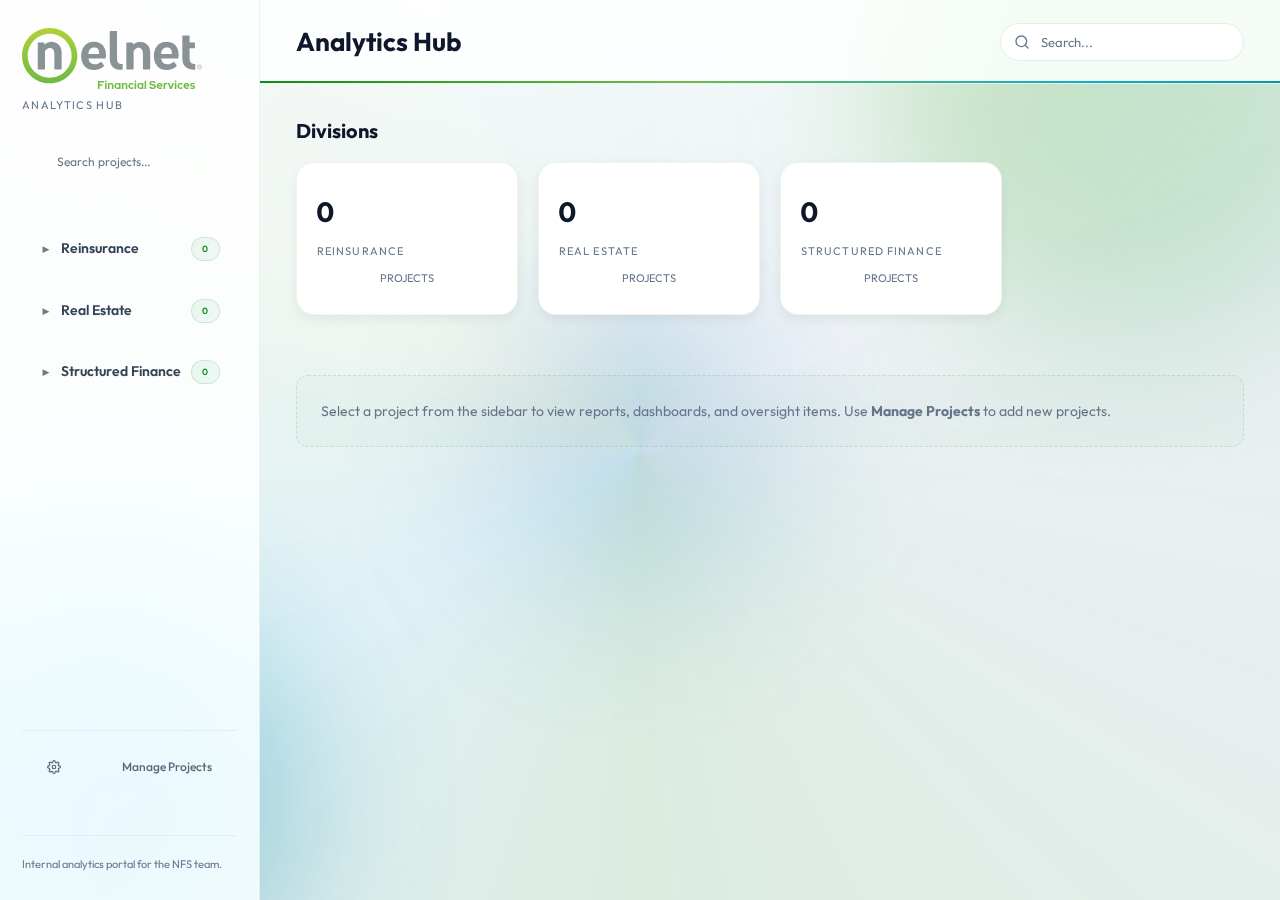
<file: index.html>
<!DOCTYPE html>
<html lang="en">
<head>
  <meta charset="UTF-8">
  <meta name="viewport" content="width=device-width, initial-scale=1.0">
  <title>Analytics Hub</title>
  <link rel="preconnect" href="https://fonts.googleapis.com">
  <link rel="preconnect" href="https://fonts.gstatic.com" crossorigin>
  <link href="https://fonts.googleapis.com/css2?family=Outfit:wght@300;400;500;600;700;800&display=swap" rel="stylesheet">
  <link rel="stylesheet" href="aurora-styling/aurora.css">
  <link rel="stylesheet" href="css/app.css">
</head>
<body>
  <!-- Aurora Background -->
  <div class="aurora-bg"></div>
  <div class="shape shape-1"></div>
  <div class="shape shape-2"></div>
  <div class="shape shape-3"></div>

  <!-- App Shell -->
  <div class="app-shell">
    <!-- Sidebar Navigation -->
    <aside class="sidebar" aria-label="Main navigation">
      <div class="logo-block">
        <img src="aurora-styling/assets/nelnet-logo.svg" alt="Nelnet Logo" class="logo-image">
        <div class="logo-subtitle">Analytics Hub</div>
      </div>

      <!-- Project search -->
      <div class="sidebar-search">
        <input type="search" id="project-search" class="search-input sidebar-search-input" placeholder="Search projects...">
      </div>

      <!-- Division tree nav (dynamically rendered) -->
      <nav class="nav-section" id="division-tree">
        <!-- Populated by App.renderSidebar() -->
      </nav>

      <!-- Admin links -->
      <div class="nav-admin">
        <a href="#" class="nav-link nav-admin-link" data-action="manage-projects">
          <svg width="14" height="14" viewBox="0 0 24 24" fill="none" stroke="currentColor" stroke-width="2">
            <circle cx="12" cy="12" r="3"></circle>
            <path d="M19.4 15a1.65 1.65 0 0 0 .33 1.82l.06.06a2 2 0 0 1 0 2.83 2 2 0 0 1-2.83 0l-.06-.06a1.65 1.65 0 0 0-1.82-.33 1.65 1.65 0 0 0-1 1.51V21a2 2 0 0 1-2 2 2 2 0 0 1-2-2v-.09A1.65 1.65 0 0 0 9 19.4a1.65 1.65 0 0 0-1.82.33l-.06.06a2 2 0 0 1-2.83 0 2 2 0 0 1 0-2.83l.06-.06A1.65 1.65 0 0 0 4.68 15a1.65 1.65 0 0 0-1.51-1H3a2 2 0 0 1-2-2 2 2 0 0 1 2-2h.09A1.65 1.65 0 0 0 4.6 9a1.65 1.65 0 0 0-.33-1.82l-.06-.06a2 2 0 0 1 0-2.83 2 2 0 0 1 2.83 0l.06.06A1.65 1.65 0 0 0 9 4.68a1.65 1.65 0 0 0 1-1.51V3a2 2 0 0 1 2-2 2 2 0 0 1 2 2v.09a1.65 1.65 0 0 0 1 1.51 1.65 1.65 0 0 0 1.82-.33l.06-.06a2 2 0 0 1 2.83 0 2 2 0 0 1 0 2.83l-.06.06A1.65 1.65 0 0 0 19.4 9a1.65 1.65 0 0 0 1.51 1H21a2 2 0 0 1 2 2 2 2 0 0 1-2 2h-.09a1.65 1.65 0 0 0-1.51 1z"></path>
          </svg>
          <span>Manage Projects</span>
        </a>
      </div>

      <div class="sidebar-footer">
        <p>Internal analytics portal for the NFS team.</p>
      </div>
    </aside>

    <!-- Main Area -->
    <main class="main">
      <!-- Top Header Bar -->
      <header class="topbar">
        <div class="topbar-left">
          <h1 class="topbar-title" id="page-title">Analytics Hub</h1>
          <span class="topbar-subtitle" id="page-subtitle"></span>
        </div>
        <div class="topbar-right">
          <div class="search-container">
            <svg class="search-icon" width="16" height="16" viewBox="0 0 24 24" fill="none" stroke="currentColor" stroke-width="2" stroke-linecap="round" stroke-linejoin="round">
              <circle cx="11" cy="11" r="8"></circle>
              <path d="m21 21-4.3-4.3"></path>
            </svg>
            <input
              type="search"
              id="global-search"
              class="search-input"
              placeholder="Search..."
              aria-label="Search"
            >
          </div>
        </div>
      </header>

      <!-- Dynamic Content Area -->
      <section class="content" id="main-content">
        <!-- Dynamically rendered: home dashboard or project zones -->
      </section>
    </main>
  </div>

  <!-- Detail Modal -->
  <div class="modal-overlay" id="modal-overlay" hidden>
    <div class="modal" id="modal" role="dialog" aria-modal="true" aria-label="Item details">
      <div class="modal-header" id="modal-header"></div>
      <div class="modal-body" id="modal-body"></div>
      <div class="modal-footer" id="modal-footer"></div>
    </div>
  </div>

  <!-- Scripts -->
  <script src="js/data.js"></script>
  <script src="js/router.js"></script>
  <script src="js/zones.js"></script>
  <script src="js/app.js"></script>
</body>
</html>
</file>
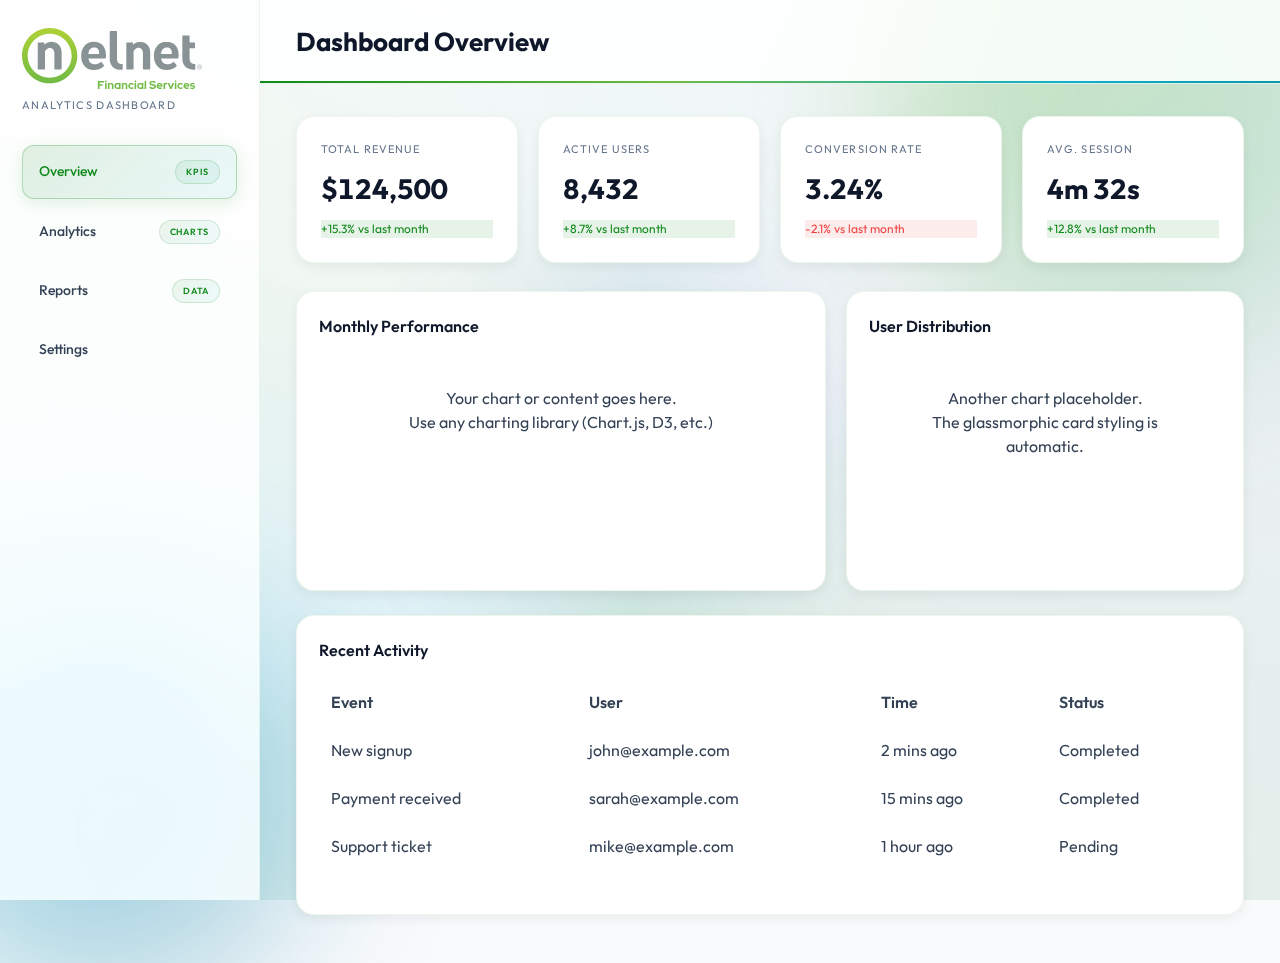
<file: aurora-styling/examples/basic-page.html>
<!DOCTYPE html>
<html lang="en">
<head>
  <meta charset="UTF-8">
  <meta name="viewport" content="width=device-width, initial-scale=1.0">
  <title>Aurora Design System - Basic Example</title>
  <link rel="preconnect" href="https://fonts.googleapis.com">
  <link rel="preconnect" href="https://fonts.gstatic.com" crossorigin>
  <link href="https://fonts.googleapis.com/css2?family=Outfit:wght@300;400;500;600;700;800&display=swap" rel="stylesheet">
  <link rel="stylesheet" href="../aurora.css">
</head>
<body>
  <!-- Aurora Background (at root level, sibling to app-shell) -->
  <div class="aurora-bg"></div>
  <div class="shape shape-1"></div>
  <div class="shape shape-2"></div>
  <div class="shape shape-3"></div>

  <!-- App Shell (sibling to background) -->
  <div class="app-shell">
    <!-- Glassmorphic Sidebar -->
    <aside class="sidebar" aria-label="Main navigation">
      <div class="logo-block">
        <img src="../assets/nelnet-logo.svg" alt="Logo" class="logo-image">
        <div class="logo-subtitle">Analytics Dashboard</div>
      </div>

      <div class="nav-list">
        <a href="#" class="nav-link active">
          <span>Overview</span>
          <span class="pill">KPIs</span>
        </a>
        <a href="#" class="nav-link">
          <span>Analytics</span>
          <span class="pill">Charts</span>
        </a>
        <a href="#" class="nav-link">
          <span>Reports</span>
          <span class="pill">Data</span>
        </a>
        <a href="#" class="nav-link">
          <span>Settings</span>
        </a>
      </div>
    </aside>

    <!-- Main Area (contains topbar + content) -->
    <main class="main">
      <!-- Top Header Bar -->
      <header class="topbar">
        <h1 class="topbar-title">Dashboard Overview</h1>
      </header>

      <!-- Content Section -->
      <section class="content">
        <!-- KPI Cards Row -->
        <div class="kpi-grid">
          <div class="kpi-card">
            <div class="kpi-label">Total Revenue</div>
            <div class="kpi-value">$124,500</div>
            <div class="kpi-trend trend-up">+15.3% vs last month</div>
          </div>
          <div class="kpi-card">
            <div class="kpi-label">Active Users</div>
            <div class="kpi-value">8,432</div>
            <div class="kpi-trend trend-up">+8.7% vs last month</div>
          </div>
          <div class="kpi-card">
            <div class="kpi-label">Conversion Rate</div>
            <div class="kpi-value">3.24%</div>
            <div class="kpi-trend trend-down">-2.1% vs last month</div>
          </div>
          <div class="kpi-card">
            <div class="kpi-label">Avg. Session</div>
            <div class="kpi-value">4m 32s</div>
            <div class="kpi-trend trend-up">+12.8% vs last month</div>
          </div>
        </div>

        <!-- Chart Cards Row -->
        <div class="chart-grid">
          <div class="chart-card">
            <div class="chart-header">
              <h3 class="chart-title">Monthly Performance</h3>
            </div>
            <div class="chart-body">
              <p style="color: var(--text-secondary); padding: 2rem; text-align: center;">
                Your chart or content goes here.<br>
                Use any charting library (Chart.js, D3, etc.)
              </p>
            </div>
          </div>
          <div class="chart-card">
            <div class="chart-header">
              <h3 class="chart-title">User Distribution</h3>
            </div>
            <div class="chart-body">
              <p style="color: var(--text-secondary); padding: 2rem; text-align: center;">
                Another chart placeholder.<br>
                The glassmorphic card styling is automatic.
              </p>
            </div>
          </div>
        </div>

        <!-- Full-width Card -->
        <div class="chart-card" style="margin-top: 1.5rem;">
          <div class="chart-header">
            <h3 class="chart-title">Recent Activity</h3>
          </div>
          <div class="chart-body">
            <table style="width: 100%; border-collapse: collapse; color: var(--text-primary);">
              <thead>
                <tr style="border-bottom: 1px solid var(--border-subtle);">
                  <th style="text-align: left; padding: 0.75rem; font-weight: 600;">Event</th>
                  <th style="text-align: left; padding: 0.75rem; font-weight: 600;">User</th>
                  <th style="text-align: left; padding: 0.75rem; font-weight: 600;">Time</th>
                  <th style="text-align: left; padding: 0.75rem; font-weight: 600;">Status</th>
                </tr>
              </thead>
              <tbody>
                <tr style="border-bottom: 1px solid var(--border-subtle);">
                  <td style="padding: 0.75rem;">New signup</td>
                  <td style="padding: 0.75rem; color: var(--text-secondary);">john@example.com</td>
                  <td style="padding: 0.75rem; color: var(--text-secondary);">2 mins ago</td>
                  <td style="padding: 0.75rem;"><span style="color: var(--aurora-green);">Completed</span></td>
                </tr>
                <tr style="border-bottom: 1px solid var(--border-subtle);">
                  <td style="padding: 0.75rem;">Payment received</td>
                  <td style="padding: 0.75rem; color: var(--text-secondary);">sarah@example.com</td>
                  <td style="padding: 0.75rem; color: var(--text-secondary);">15 mins ago</td>
                  <td style="padding: 0.75rem;"><span style="color: var(--aurora-green);">Completed</span></td>
                </tr>
                <tr>
                  <td style="padding: 0.75rem;">Support ticket</td>
                  <td style="padding: 0.75rem; color: var(--text-secondary);">mike@example.com</td>
                  <td style="padding: 0.75rem; color: var(--text-secondary);">1 hour ago</td>
                  <td style="padding: 0.75rem;"><span style="color: var(--aurora-cyan);">Pending</span></td>
                </tr>
              </tbody>
            </table>
          </div>
        </div>
      </section>
    </main>
  </div>
</body>
</html>
</file>
<file: aurora-styling/aurora.css>
/* ═══════════════════════════════════════════════════════════════════════
   AURORA ENHANCED - React Version
   Refined dashboard styling with smooth animations, enhanced card interactions
   ═══════════════════════════════════════════════════════════════════════ */

:root {
  --primary: #11891C;
  --primary-soft: #70BA44;
  --primary-bright: #AED136;
  --teal: #018181;
  --teal-soft: #6FC6A5;
  --cyan: #11AECF;
  --blue: #0E729A;
  --purple: #6867AF;
  --bg-base: #f8fafc;
  --bg-white: #ffffff;
  --text-dark: #0f172a;
  --text-main: #334155;
  --text-muted: #64748b;
  --danger: #ef4444;
  --shadow-sm: 0 1px 2px rgba(0, 0, 0, 0.04);
  --shadow-md: 0 4px 12px rgba(0, 0, 0, 0.06);
  --shadow-lg: 0 8px 24px rgba(0, 0, 0, 0.08);
  --focus-ring: 0 0 0 3px rgba(17, 137, 28, 0.35);
}

* { box-sizing: border-box; margin: 0; padding: 0; }

body {
  font-family: "Outfit", system-ui, sans-serif;
  background: var(--bg-base);
  color: var(--text-main);
  overflow-x: hidden;
  line-height: 1.5;
}

/* Enhanced Aurora Background */
.aurora-bg {
  position: fixed;
  inset: 0;
  z-index: 0;
  overflow: hidden;
}

.aurora-bg::before {
  content: "";
  position: absolute;
  top: -60%;
  left: -60%;
  width: 220%;
  height: 220%;
  background: conic-gradient(
    from 180deg at 50% 50%,
    rgba(17, 137, 28, 0.12) 0deg,
    rgba(17, 174, 207, 0.10) 60deg,
    rgba(112, 186, 68, 0.08) 120deg,
    rgba(1, 129, 129, 0.10) 180deg,
    rgba(104, 103, 175, 0.06) 240deg,
    rgba(17, 137, 28, 0.12) 360deg
  );
  animation: auroraRotate 40s linear infinite;
}

.aurora-bg::after {
  content: "";
  position: absolute;
  inset: 0;
  background: radial-gradient(ellipse 120% 100% at 50% -20%, rgba(255,255,255,0.95) 0%, transparent 70%);
}

@keyframes auroraRotate {
  0% { transform: rotate(0deg); }
  100% { transform: rotate(360deg); }
}

/* Subtle floating shapes */
.shape {
  position: fixed;
  border-radius: 50%;
  filter: blur(80px);
  opacity: 0.35;
  pointer-events: none;
  z-index: 0;
}

.shape-1 {
  width: 500px;
  height: 500px;
  background: linear-gradient(135deg, var(--primary-soft), var(--teal-soft));
  top: -150px;
  right: -100px;
  animation: float1 25s ease-in-out infinite;
}

.shape-2 {
  width: 400px;
  height: 400px;
  background: linear-gradient(135deg, var(--cyan), var(--blue));
  bottom: -100px;
  left: -100px;
  animation: float2 30s ease-in-out infinite;
}

.shape-3 {
  width: 300px;
  height: 300px;
  background: linear-gradient(135deg, var(--purple), var(--cyan));
  top: 50%;
  left: 50%;
  transform: translate(-50%, -50%);
  animation: float3 35s ease-in-out infinite;
  opacity: 0.2;
}

@keyframes float1 {
  0%, 100% { transform: translate(0, 0) scale(1); }
  33% { transform: translate(-30px, 40px) scale(0.95); }
  66% { transform: translate(20px, -20px) scale(1.02); }
}

@keyframes float2 {
  0%, 100% { transform: translate(0, 0) scale(1); }
  50% { transform: translate(40px, -30px) scale(0.92); }
}

@keyframes float3 {
  0%, 100% { transform: translate(-50%, -50%) scale(1); }
  50% { transform: translate(-45%, -55%) scale(1.1); }
}

/* App Shell */
.app-shell {
  position: relative;
  z-index: 1;
  display: grid;
  grid-template-columns: 260px minmax(0, 1fr);
  min-height: 100vh;
}

/* Enhanced Sidebar */
.sidebar {
  background: rgba(255, 255, 255, 0.85);
  backdrop-filter: blur(24px) saturate(180%);
  -webkit-backdrop-filter: blur(24px) saturate(180%);
  border-right: 1px solid rgba(17, 137, 28, 0.08);
  display: flex;
  flex-direction: column;
  padding: 28px 22px;
  gap: 32px;
  position: sticky;
  top: 0;
  height: 100vh;
}

.logo-block { display: flex; flex-direction: column; gap: 8px; }

.logo-image {
  width: 100%;
  max-width: 180px;
  height: auto;
}

.logo-mark {
  width: 48px;
  height: 48px;
  border-radius: 14px;
  background: linear-gradient(135deg, var(--primary) 0%, var(--primary-soft) 50%, var(--teal-soft) 100%);
  display: flex;
  align-items: center;
  justify-content: center;
  color: white;
  font-weight: 800;
  font-size: 22px;
  box-shadow: 0 8px 24px rgba(17, 137, 28, 0.25);
  transition: transform 0.3s ease, box-shadow 0.3s ease;
}

.logo-mark:hover {
  transform: translateY(-2px);
  box-shadow: 0 12px 32px rgba(17, 137, 28, 0.35);
}

.logo-text { display: flex; flex-direction: column; gap: 2px; }
.logo-title {
  font-size: 17px;
  font-weight: 700;
  background: linear-gradient(135deg, var(--text-dark), var(--primary));
  -webkit-background-clip: text;
  -webkit-text-fill-color: transparent;
  background-clip: text;
}
.logo-subtitle { font-size: 11px; text-transform: uppercase; color: var(--text-muted); letter-spacing: 0.12em; }

.nav-section-title {
  font-size: 10px;
  font-weight: 600;
  text-transform: uppercase;
  letter-spacing: 0.15em;
  color: var(--text-muted);
  margin-bottom: 10px;
}

.nav-list { display: flex; flex-direction: column; gap: 6px; }

.nav-link {
  border-radius: 12px;
  border: 1px solid transparent;
  padding: 14px 16px;
  font-size: 14px;
  font-weight: 500;
  color: var(--text-main);
  background: transparent;
  cursor: pointer;
  display: flex;
  align-items: center;
  justify-content: space-between;
  transition: all 0.25s cubic-bezier(0.4, 0, 0.2, 1);
  text-decoration: none;
}

.nav-link:hover {
  background: rgba(17, 137, 28, 0.06);
  border-color: rgba(17, 137, 28, 0.12);
  transform: translateX(4px);
}

.nav-link.active {
  background: linear-gradient(135deg, rgba(17, 137, 28, 0.12), rgba(17, 174, 207, 0.08));
  border-color: rgba(17, 137, 28, 0.25);
  color: var(--primary);
  box-shadow: 0 4px 16px rgba(17, 137, 28, 0.12);
}

.nav-link .pill {
  font-size: 9px;
  padding: 4px 10px;
  border-radius: 999px;
  background: linear-gradient(135deg, rgba(17, 137, 28, 0.08), rgba(17, 174, 207, 0.06));
  color: var(--primary);
  font-weight: 600;
  text-transform: uppercase;
  letter-spacing: 0.08em;
  border: 1px solid rgba(17, 137, 28, 0.15);
}

.sidebar-footer {
  margin-top: auto;
  padding-top: 20px;
  border-top: 1px solid rgba(17, 137, 28, 0.08);
  font-size: 11px;
  color: var(--text-muted);
  line-height: 1.7;
}

.sidebar-footer strong { color: var(--primary); }

/* Main Area */
.main { display: flex; flex-direction: column; min-width: 0; }

.topbar {
  padding: 22px 36px;
  background: rgba(255, 255, 255, 0.85);
  backdrop-filter: blur(24px) saturate(180%);
  border-bottom: 1px solid rgba(17, 137, 28, 0.08);
  display: flex;
  align-items: center;
  justify-content: space-between;
  gap: 20px;
  position: relative;
}

/* Gradient accent line */
.topbar::after {
  content: "";
  position: absolute;
  bottom: 0;
  left: 0;
  right: 0;
  height: 2px;
  background: linear-gradient(90deg, var(--primary), var(--primary-soft), var(--cyan), var(--teal), var(--primary-bright), var(--primary));
  background-size: 200% 100%;
  animation: gradientSlide 10s linear infinite;
}

@keyframes gradientSlide {
  0% { background-position: 0% 50%; }
  100% { background-position: 200% 50%; }
}

.topbar-title-block { display: flex; flex-direction: column; gap: 6px; }

.topbar-title {
  font-size: 26px;
  font-weight: 700;
  color: var(--text-dark);
  display: flex;
  align-items: baseline;
  gap: 14px;
  text-wrap: balance;
}

.topbar-chip {
  font-size: 10px;
  padding: 5px 14px;
  border-radius: 999px;
  background: linear-gradient(135deg, var(--primary), var(--cyan));
  color: white;
  font-weight: 600;
  text-transform: uppercase;
  letter-spacing: 0.1em;
  box-shadow: 0 4px 12px rgba(17, 137, 28, 0.25);
}

.topbar-subtitle { font-size: 14px; color: var(--text-muted); max-width: 520px; }

.topbar-meta { display: flex; flex-direction: column; align-items: flex-end; gap: 8px; font-size: 11px; color: var(--text-muted); }

.topbar-link {
  font-size: 11px;
  color: var(--primary);
  text-decoration: none;
  padding: 10px 18px;
  border-radius: 999px;
  border: 1px solid rgba(17, 137, 28, 0.25);
  background: var(--bg-white);
  font-weight: 600;
  letter-spacing: 0.06em;
  text-transform: uppercase;
  transition: all 0.25s ease;
}

.topbar-link:hover {
  background: linear-gradient(135deg, rgba(17, 137, 28, 0.08), rgba(17, 174, 207, 0.06));
  border-color: rgba(17, 137, 28, 0.4);
  transform: translateY(-1px);
}

.content { padding: 32px 36px 48px; max-width: 1480px; width: 100%; margin: 0 auto; }

.page { animation: fadeIn 0.3s ease-out; }

@keyframes fadeIn {
  from { opacity: 0; transform: translateY(8px); }
  to { opacity: 1; transform: translateY(0); }
}

.page-header {
  display: flex;
  justify-content: space-between;
  align-items: flex-end;
  flex-wrap: wrap;
  gap: 16px;
  margin-bottom: 28px;
}

.page-title-block { display: flex; flex-direction: column; gap: 6px; }
.page-title { font-size: 24px; font-weight: 700; color: var(--text-dark); text-wrap: balance; }
.page-subtitle { font-size: 14px; color: var(--text-muted); max-width: 520px; }

.chip-row { display: flex; gap: 10px; flex-wrap: wrap; }

.chip {
  padding: 8px 14px;
  border-radius: 10px;
  background: var(--bg-white);
  border: 1px solid rgba(17, 137, 28, 0.12);
  font-size: 12px;
  color: var(--text-muted);
  box-shadow: var(--shadow-sm);
}

.chip strong { font-weight: 600; color: var(--text-main); }
.chip-dot {
  width: 8px;
  height: 8px;
  border-radius: 50%;
  background: linear-gradient(135deg, var(--primary), var(--cyan));
  display: inline-block;
  margin-right: 8px;
}

/* Enhanced KPI Cards */
.kpi-grid {
  display: grid;
  grid-template-columns: repeat(4, minmax(0, 1fr));
  gap: 20px;
  margin-bottom: 28px;
}

.kpi-card {
  background: var(--bg-white);
  border-radius: 18px;
  padding: 24px;
  border: 1px solid rgba(17, 137, 28, 0.08);
  display: flex;
  flex-direction: column;
  gap: 10px;
  box-shadow: var(--shadow-md);
  transition: all 0.35s cubic-bezier(0.4, 0, 0.2, 1);
  position: relative;
  overflow: hidden;
}

/* Gradient border on hover */
.kpi-card::before {
  content: "";
  position: absolute;
  inset: 0;
  border-radius: 18px;
  padding: 2px;
  background: linear-gradient(135deg, var(--primary), var(--cyan), var(--primary-soft));
  -webkit-mask: linear-gradient(#fff 0 0) content-box, linear-gradient(#fff 0 0);
  mask: linear-gradient(#fff 0 0) content-box, linear-gradient(#fff 0 0);
  -webkit-mask-composite: xor;
  mask-composite: exclude;
  opacity: 0;
  transition: opacity 0.35s ease;
}

.kpi-card:hover {
  transform: translateY(-4px);
  box-shadow: var(--shadow-lg);
}

.kpi-card:hover::before { opacity: 1; }

.kpi-label {
  font-size: 11px;
  text-transform: uppercase;
  letter-spacing: 0.1em;
  color: var(--text-muted);
  display: flex;
  justify-content: space-between;
}

.kpi-value {
  font-size: 28px;
  font-weight: 700;
  color: var(--text-dark);
  display: flex;
  align-items: baseline;
  gap: 10px;
  font-variant-numeric: tabular-nums;
}

.kpi-unit { font-size: 11px; color: var(--text-muted); text-transform: uppercase; }

.kpi-trend { font-size: 12px; display: flex; align-items: center; gap: 10px; }
.kpi-trend span { padding: 3px 10px; border-radius: 999px; font-weight: 500; }
.trend-up { background: rgba(17, 137, 28, 0.1); color: var(--primary); }
.trend-down { background: rgba(239, 68, 68, 0.1); color: var(--danger); }
.kpi-trend small { color: var(--text-muted); }

/* KPI Pivot Table */
.kpi-pivot-wrapper {
  overflow-x: auto;
  border-radius: 12px;
  border: 1px solid rgba(17, 137, 28, 0.08);
  background: rgba(255, 255, 255, 0.6);
  margin-bottom: 24px;
}

.kpi-pivot-table {
  width: 100%;
  border-collapse: collapse;
  font-size: 13px;
  min-width: 600px;
}

.kpi-pivot-table th {
  background: rgba(17, 137, 28, 0.04);
  padding: 12px 16px;
  text-align: right;
  font-weight: 600;
  color: var(--text-dark);
  border-bottom: 1px solid rgba(17, 137, 28, 0.12);
  position: sticky;
  top: 0;
  white-space: nowrap;
}

.kpi-pivot-table th.metric-col {
  text-align: left;
  position: sticky;
  left: 0;
  background: rgba(17, 137, 28, 0.06);
  z-index: 2;
}

.kpi-pivot-table .group-header td {
  background: rgba(17, 137, 28, 0.08);
  padding: 10px 16px;
  font-weight: 600;
  color: var(--primary);
  border-top: 2px solid rgba(17, 137, 28, 0.15);
  text-align: left;
}

.kpi-pivot-table td {
  padding: 10px 16px;
  border-bottom: 1px solid rgba(17, 137, 28, 0.06);
  text-align: right;
  font-variant-numeric: tabular-nums;
}

.kpi-pivot-table td.metric-name {
  text-align: left;
  position: sticky;
  left: 0;
  background: rgba(255, 255, 255, 0.95);
  font-weight: 500;
}

.kpi-pivot-table tr:hover td { background: rgba(17, 137, 28, 0.02); }
.kpi-pivot-table tr:hover td.metric-name { background: rgba(255, 255, 255, 0.98); }

/* Chart Cards */
.chart-grid { display: grid; grid-template-columns: 2fr 1.5fr; gap: 20px; margin-bottom: 24px; }
.chart-grid-3 { display: grid; grid-template-columns: repeat(3, minmax(0, 1fr)); gap: 20px; margin-bottom: 24px; }

.chart-card {
  background: var(--bg-white);
  border-radius: 18px;
  border: 1px solid rgba(17, 137, 28, 0.08);
  padding: 22px;
  display: flex;
  flex-direction: column;
  min-height: 300px;
  box-shadow: var(--shadow-md);
  transition: all 0.35s cubic-bezier(0.4, 0, 0.2, 1);
  position: relative;
  overflow: hidden;
}

/* Gradient border on hover - matching KPI cards */
.chart-card::before {
  content: "";
  position: absolute;
  inset: 0;
  border-radius: 18px;
  padding: 2px;
  background: linear-gradient(135deg, var(--primary), var(--cyan), var(--teal-soft));
  -webkit-mask: linear-gradient(#fff 0 0) content-box, linear-gradient(#fff 0 0);
  mask: linear-gradient(#fff 0 0) content-box, linear-gradient(#fff 0 0);
  -webkit-mask-composite: xor;
  mask-composite: exclude;
  opacity: 0;
  transition: opacity 0.35s ease;
  pointer-events: none;
}

.chart-card:hover {
  box-shadow: var(--shadow-lg);
  transform: translateY(-2px);
}

.chart-card:hover::before {
  opacity: 1;
}

.chart-header { display: flex; justify-content: space-between; align-items: baseline; margin-bottom: 16px; gap: 12px; }
.chart-title-block { display: flex; flex-direction: column; gap: 4px; }
.chart-title { font-size: 16px; font-weight: 600; color: var(--text-dark); text-wrap: balance; }
.chart-subtitle { font-size: 12px; color: var(--text-muted); }

.chart-meta {
  font-size: 10px;
  color: var(--text-muted);
  background: linear-gradient(135deg, rgba(17, 137, 28, 0.04), rgba(17, 174, 207, 0.03));
  padding: 6px 12px;
  border-radius: 999px;
  border: 1px solid rgba(17, 137, 28, 0.1);
  font-weight: 500;
}

.chart-container { flex: 1; min-height: 240px; position: relative; }
.chart-container.small { min-height: 200px; }

/* Plotly chart enhancements */
.chart-container .js-plotly-plot {
  border-radius: 8px;
}

.chart-container .js-plotly-plot .plotly .modebar {
  background: rgba(255, 255, 255, 0.9) !important;
  border-radius: 8px;
  padding: 4px;
}

/* Subtle inner glow on charts */
.chart-container::after {
  content: "";
  position: absolute;
  inset: 0;
  border-radius: 8px;
  pointer-events: none;
  box-shadow: inset 0 0 20px rgba(17, 137, 28, 0.02);
}

/* Risk Banner */
.risk-banner {
  margin-bottom: 24px;
  padding: 20px 24px;
  border-radius: 16px;
  background: linear-gradient(135deg, rgba(239, 68, 68, 0.06), rgba(251, 146, 60, 0.04));
  border: 1px solid rgba(239, 68, 68, 0.15);
  display: flex;
  align-items: center;
  justify-content: space-between;
  gap: 20px;
  font-size: 14px;
}

.risk-banner-title { font-weight: 600; color: #dc2626; font-size: 11px; text-transform: uppercase; letter-spacing: 0.1em; }
.risk-banner-badges { display: flex; gap: 12px; flex-wrap: wrap; }
.risk-pill { padding: 6px 12px; border-radius: 999px; background: rgba(239, 68, 68, 0.06); border: 1px solid rgba(239, 68, 68, 0.15); font-size: 12px; }
.risk-pill strong { color: #dc2626; }
.tag-green { color: var(--primary); font-weight: 600; }

/* Loading state */
.loading-container {
  display: flex;
  align-items: center;
  justify-content: center;
  min-height: 200px;
  color: var(--text-muted);
  font-size: 14px;
}

.loading-spinner {
  width: 32px;
  height: 32px;
  border: 3px solid rgba(17, 137, 28, 0.1);
  border-top-color: var(--primary);
  border-radius: 50%;
  animation: spin 0.8s linear infinite;
  margin-right: 12px;
}

@keyframes spin {
  to { transform: rotate(360deg); }
}

/* Chart Skeleton - Loading placeholder for lazy-loaded charts */
.chart-skeleton {
  position: relative;
  background: rgba(17, 137, 28, 0.02);
  border-radius: 8px;
  overflow: hidden;
}

.chart-skeleton-bars {
  position: absolute;
  bottom: 32px;
  left: 48px;
  right: 24px;
  top: 24px;
  display: flex;
  align-items: flex-end;
  gap: 12px;
}

.skeleton-bar {
  flex: 1;
  background: linear-gradient(
    180deg,
    rgba(17, 137, 28, 0.08) 0%,
    rgba(17, 137, 28, 0.04) 100%
  );
  border-radius: 4px 4px 0 0;
  animation: skeleton-pulse 1.5s ease-in-out infinite;
}

.skeleton-bar:nth-child(2) { animation-delay: 0.1s; }
.skeleton-bar:nth-child(3) { animation-delay: 0.2s; }
.skeleton-bar:nth-child(4) { animation-delay: 0.3s; }
.skeleton-bar:nth-child(5) { animation-delay: 0.4s; }
.skeleton-bar:nth-child(6) { animation-delay: 0.5s; }
.skeleton-bar:nth-child(7) { animation-delay: 0.6s; }

.skeleton-axis-x {
  position: absolute;
  bottom: 32px;
  left: 48px;
  right: 24px;
  height: 1px;
  background: rgba(17, 137, 28, 0.1);
}

.skeleton-axis-y {
  position: absolute;
  bottom: 32px;
  left: 48px;
  top: 24px;
  width: 1px;
  background: rgba(17, 137, 28, 0.1);
}

@keyframes skeleton-pulse {
  0%, 100% { opacity: 0.4; }
  50% { opacity: 1; }
}

/* Page loading skeleton */
.page-skeleton {
  display: flex;
  flex-direction: column;
  gap: 20px;
  animation: fadeIn 0.2s ease-out;
}

.page-skeleton-header {
  height: 32px;
  width: 200px;
  background: rgba(17, 137, 28, 0.06);
  border-radius: 8px;
  animation: skeleton-pulse 1.5s ease-in-out infinite;
}

.page-skeleton-cards {
  display: grid;
  grid-template-columns: repeat(4, minmax(0, 1fr));
  gap: 20px;
}

.page-skeleton-card {
  height: 120px;
  background: rgba(17, 137, 28, 0.04);
  border-radius: 18px;
  animation: skeleton-pulse 1.5s ease-in-out infinite;
}

.page-skeleton-card:nth-child(2) { animation-delay: 0.1s; }
.page-skeleton-card:nth-child(3) { animation-delay: 0.2s; }
.page-skeleton-card:nth-child(4) { animation-delay: 0.3s; }

/* Navigation content-visibility optimization for long lists */
.nav-link {
  content-visibility: auto;
  contain-intrinsic-size: 0 52px;
}

/* Focus Indicators - Keyboard accessibility (only visible on keyboard navigation) */
.nav-link:focus-visible,
.topbar-link:focus-visible,
button:focus-visible {
  outline: none;
  box-shadow: var(--focus-ring);
}

/* Reduced Motion - Accessibility for vestibular disorders */
@media (prefers-reduced-motion: reduce) {
  *,
  *::before,
  *::after {
    animation-duration: 0.01ms !important;
    animation-iteration-count: 1 !important;
    transition-duration: 0.01ms !important;
  }
}

/* Responsive */
@media (max-width: 1100px) {
  .app-shell { grid-template-columns: 240px minmax(0, 1fr); }
  .kpi-grid { grid-template-columns: repeat(2, minmax(0, 1fr)); }
  .chart-grid { grid-template-columns: minmax(0, 1fr); }
  .chart-grid-3 { grid-template-columns: repeat(2, minmax(0, 1fr)); }
}

@media (max-width: 820px) {
  .app-shell { grid-template-columns: minmax(0, 1fr); }
  .sidebar { position: static; height: auto; flex-direction: row; flex-wrap: wrap; gap: 16px 24px; padding: 20px; }
  .nav-section-title, .sidebar-footer { display: none; }
  .nav-list { flex-direction: row; flex-wrap: wrap; }
  .chart-grid-3 { grid-template-columns: minmax(0, 1fr); }
  .content { padding: 24px 20px 32px; }
}

@media (max-width: 480px) {
  .kpi-grid { grid-template-columns: minmax(0, 1fr); }
  .topbar { flex-direction: column; align-items: flex-start; }
  .topbar-meta { align-items: flex-start; }
}
</file>
<file: css/app.css>
/**
 * Analytics Hub - Custom Styles
 * Extends aurora.css for hub-specific components
 */

/* =====================
   TOPBAR ENHANCEMENTS
   ===================== */
.topbar {
  display: flex;
  justify-content: space-between;
  align-items: center;
  flex-wrap: wrap;
  gap: 16px;
}

.topbar-left {
  flex: 1;
  min-width: 200px;
  display: flex;
  align-items: baseline;
  gap: 12px;
}

.topbar-right {
  flex-shrink: 0;
}

.topbar-subtitle {
  font-size: 13px;
  font-weight: 500;
  color: var(--text-muted);
}

/* =====================
   SIDEBAR TREE NAVIGATION
   ===================== */
.sidebar-search {
  padding: 0 20px 12px;
}

.sidebar-search-input {
  width: 100%;
  padding: 8px 14px !important;
  font-size: 12px !important;
  min-width: 0 !important;
  border-radius: 8px !important;
  background: rgba(255, 255, 255, 0.08) !important;
  border-color: rgba(255, 255, 255, 0.12) !important;
  color: var(--text-main) !important;
}

.sidebar-search-input::placeholder {
  color: var(--text-muted) !important;
}

.sidebar-search-input:focus {
  background: rgba(255, 255, 255, 0.12) !important;
  border-color: var(--primary) !important;
}

.nav-group {
  margin-bottom: 2px;
}

.nav-division {
  font-weight: 600 !important;
  display: flex !important;
  align-items: center;
  gap: 8px;
}

.nav-expand-icon {
  font-size: 9px;
  width: 14px;
  display: inline-block;
  text-align: center;
  transition: transform 0.2s ease;
  flex-shrink: 0;
  opacity: 0.7;
}

.nav-division-name {
  flex: 1;
  min-width: 0;
  overflow: hidden;
  text-overflow: ellipsis;
  white-space: nowrap;
}

.nav-children {
  padding-left: 12px;
}

.nav-project {
  font-size: 13px !important;
  padding: 8px 16px 8px 22px !important;
  font-weight: 400 !important;
}

.nav-project.active {
  background: linear-gradient(135deg, rgba(17, 137, 28, 0.15), rgba(17, 174, 207, 0.08)) !important;
  font-weight: 600 !important;
}

.nav-empty {
  padding: 8px 22px;
  font-size: 11px;
  color: var(--text-muted);
  font-style: italic;
}

.nav-admin {
  padding: 12px 8px;
  border-top: 1px solid rgba(17, 137, 28, 0.08);
  margin-top: 8px;
}

.nav-admin-link {
  display: flex !important;
  align-items: center;
  gap: 8px;
  font-size: 12px !important;
  opacity: 0.8;
}

.nav-admin-link:hover {
  opacity: 1;
}

/* =====================
   ZONE TABS
   ===================== */
.zone-tabs {
  display: flex;
  gap: 4px;
  padding: 4px;
  background: rgba(17, 137, 28, 0.04);
  border-radius: 14px;
  margin-bottom: 24px;
  border: 1px solid rgba(17, 137, 28, 0.08);
}

.zone-tab {
  flex: 1;
  padding: 12px 20px;
  border: none;
  border-radius: 10px;
  font-family: inherit;
  font-size: 13px;
  font-weight: 500;
  color: var(--text-muted);
  background: transparent;
  cursor: pointer;
  transition: all 0.25s ease;
  white-space: nowrap;
}

.zone-tab.active {
  background: var(--bg-white);
  color: var(--primary);
  font-weight: 600;
  box-shadow: 0 2px 8px rgba(0, 0, 0, 0.06), 0 1px 3px rgba(0, 0, 0, 0.04);
}

.zone-tab:hover:not(.active) {
  color: var(--text-main);
  background: rgba(255, 255, 255, 0.5);
}

/* =====================
   ZONE LAYOUT
   ===================== */
.zone-layout {
  display: flex;
  flex-direction: column;
  gap: 28px;
}

.zone3-layout {
  gap: 32px;
}

.doc-section {
  display: flex;
  flex-direction: column;
  gap: 16px;
}

/* =====================
   HOME DASHBOARD
   ===================== */
.home-dashboard {
  display: flex;
  flex-direction: column;
  gap: 32px;
}

.home-section {
  display: flex;
  flex-direction: column;
  gap: 16px;
}

.section-description {
  font-size: 13px;
  color: var(--text-muted);
  margin: 0;
  line-height: 1.5;
}

.division-summary-card {
  text-align: center;
  padding: 28px 20px !important;
}

.division-project-list {
  display: flex;
  flex-direction: column;
  gap: 4px;
  margin-top: 12px;
  padding-top: 12px;
  border-top: 1px solid rgba(17, 137, 28, 0.08);
}

.division-project-link {
  font-size: 12px;
  color: var(--primary);
  text-decoration: none;
  padding: 4px 8px;
  border-radius: 6px;
  transition: background 0.2s ease;
}

.division-project-link:hover {
  background: rgba(17, 137, 28, 0.08);
}

.division-more {
  font-size: 11px;
  color: var(--text-muted);
  margin-top: 4px;
}

.unassigned-summary {
  display: flex;
  gap: 20px;
  flex-wrap: wrap;
  padding: 16px 20px;
  background: rgba(245, 158, 11, 0.06);
  border: 1px solid rgba(245, 158, 11, 0.15);
  border-radius: 10px;
}

.unassigned-item {
  font-size: 13px;
  color: var(--text-main);
}

.home-welcome {
  padding: 24px;
  background: rgba(17, 137, 28, 0.02);
  border-radius: 12px;
  border: 1px dashed rgba(17, 137, 28, 0.15);
}

.home-welcome p {
  font-size: 14px;
  color: var(--text-muted);
  line-height: 1.6;
  margin: 0;
}

/* =====================
   PROJECT MANAGER
   ===================== */
.project-manager {
  display: flex;
  flex-direction: column;
  gap: 24px;
}

.project-manager-section {
  display: flex;
  flex-direction: column;
  gap: 12px;
}

.project-list {
  display: flex;
  flex-direction: column;
  gap: 8px;
}

.project-list-item {
  display: flex;
  justify-content: space-between;
  align-items: center;
  padding: 14px 20px !important;
}

.project-list-info {
  display: flex;
  flex-direction: column;
  gap: 2px;
}

.project-list-name {
  font-size: 14px;
  font-weight: 600;
  color: var(--text-dark);
}

.project-list-date {
  font-size: 11px;
  color: var(--text-muted);
}

.project-list-actions {
  display: flex;
  gap: 8px;
  align-items: center;
}

/* =====================
   SEARCH INPUT
   ===================== */
.search-container {
  position: relative;
  display: flex;
  align-items: center;
}

.search-icon {
  position: absolute;
  left: 14px;
  color: var(--text-muted);
  pointer-events: none;
}

.search-input {
  padding: 10px 16px 10px 40px;
  border: 1px solid rgba(17, 137, 28, 0.12);
  border-radius: 999px;
  font-family: inherit;
  font-size: 13px;
  color: var(--text-main);
  background: var(--bg-white);
  min-width: 220px;
  transition: all 0.25s ease;
}

.search-input:focus {
  outline: none;
  border-color: var(--primary);
  box-shadow: var(--focus-ring);
}

.search-input::placeholder {
  color: var(--text-muted);
}

.search-small {
  min-width: 0;
}

.search-small .search-input {
  min-width: 160px;
  padding: 8px 14px 8px 36px;
  font-size: 12px;
}

.search-small .search-icon {
  left: 12px;
}

/* =====================
   SECTION HEADERS
   ===================== */
.hub-section {
  display: flex;
  flex-direction: column;
  gap: 16px;
}

.section-header {
  display: flex;
  justify-content: space-between;
  align-items: center;
  flex-wrap: wrap;
  gap: 12px;
}

.section-title {
  font-size: 20px;
  font-weight: 700;
  color: var(--text-dark);
  margin: 0;
}

.section-controls {
  display: flex;
  align-items: center;
  gap: 12px;
  flex-wrap: wrap;
}

/* =====================
   FORM STYLING
   ===================== */
.form-container {
  animation: fadeIn 0.2s ease;
}

.form-card {
  padding: 24px !important;
}

.form-title {
  font-size: 16px;
  font-weight: 600;
  color: var(--text-dark);
  margin: 0 0 20px 0;
}

.form-group {
  display: flex;
  flex-direction: column;
  gap: 6px;
  margin-bottom: 16px;
}

.form-group:last-of-type {
  margin-bottom: 0;
}

.form-group label {
  font-size: 11px;
  font-weight: 600;
  color: var(--text-muted);
  text-transform: uppercase;
  letter-spacing: 0.08em;
}

.form-group input,
.form-group textarea,
.form-group select {
  padding: 10px 14px;
  border: 1px solid rgba(17, 137, 28, 0.15);
  border-radius: 10px;
  font-family: inherit;
  font-size: 14px;
  color: var(--text-main);
  background: var(--bg-white);
  transition: border-color 0.25s ease, box-shadow 0.25s ease;
}

.form-group input:focus,
.form-group textarea:focus,
.form-group select:focus {
  outline: none;
  border-color: var(--primary);
  box-shadow: var(--focus-ring);
}

.form-group textarea {
  resize: vertical;
  min-height: 80px;
}

.form-group select {
  cursor: pointer;
  appearance: none;
  background-image: url("data:image/svg+xml,%3Csvg xmlns='http://www.w3.org/2000/svg' width='12' height='12' viewBox='0 0 24 24' fill='none' stroke='%2364748b' stroke-width='2'%3E%3Cpolyline points='6 9 12 15 18 9'%3E%3C/polyline%3E%3C/svg%3E");
  background-repeat: no-repeat;
  background-position: right 12px center;
  padding-right: 36px;
}

.form-row {
  display: grid;
  grid-template-columns: 1fr 1fr;
  gap: 16px;
}

@media (max-width: 600px) {
  .form-row {
    grid-template-columns: 1fr;
  }
}

.form-actions {
  display: flex;
  justify-content: flex-end;
  gap: 12px;
  margin-top: 20px;
  padding-top: 16px;
  border-top: 1px solid rgba(17, 137, 28, 0.08);
}

/* Checkbox label */
.checkbox-label {
  display: flex;
  align-items: center;
  gap: 10px;
  cursor: pointer;
  font-size: 13px;
  font-weight: 400;
  color: var(--text-main);
  text-transform: none;
  letter-spacing: normal;
}

.checkbox-label input[type="checkbox"] {
  width: 18px;
  height: 18px;
  margin: 0;
  accent-color: var(--primary);
  cursor: pointer;
}

/* =====================
   BUTTONS
   ===================== */
.btn-primary {
  padding: 10px 20px;
  border: none;
  border-radius: 10px;
  font-family: inherit;
  font-size: 12px;
  font-weight: 600;
  text-transform: uppercase;
  letter-spacing: 0.08em;
  color: white;
  background: linear-gradient(135deg, var(--primary), var(--cyan));
  cursor: pointer;
  transition: all 0.25s ease;
  box-shadow: 0 4px 12px rgba(17, 137, 28, 0.25);
}

.btn-primary:hover {
  transform: translateY(-1px);
  box-shadow: 0 6px 16px rgba(17, 137, 28, 0.35);
}

.btn-primary:active {
  transform: translateY(0);
}

.btn-secondary {
  padding: 10px 20px;
  border: 1px solid rgba(17, 137, 28, 0.2);
  border-radius: 10px;
  font-family: inherit;
  font-size: 12px;
  font-weight: 500;
  color: var(--text-main);
  background: var(--bg-white);
  cursor: pointer;
  transition: all 0.25s ease;
}

.btn-secondary:hover {
  background: rgba(17, 137, 28, 0.04);
  border-color: rgba(17, 137, 28, 0.35);
}

.toggle-form-btn {
  padding: 8px 16px;
  border: 1px solid rgba(17, 137, 28, 0.2);
  border-radius: 999px;
  font-family: inherit;
  font-size: 12px;
  font-weight: 600;
  color: var(--primary);
  background: var(--bg-white);
  cursor: pointer;
  transition: all 0.25s ease;
  white-space: nowrap;
}

.toggle-form-btn:hover {
  background: rgba(17, 137, 28, 0.08);
  border-color: var(--primary);
}

.btn-icon {
  width: 32px;
  height: 32px;
  padding: 0;
  border: 1px solid rgba(17, 137, 28, 0.1);
  border-radius: 8px;
  background: var(--bg-white);
  color: var(--text-muted);
  cursor: pointer;
  display: flex;
  align-items: center;
  justify-content: center;
  transition: all 0.25s ease;
}

.btn-icon:hover {
  background: rgba(17, 137, 28, 0.08);
  color: var(--primary);
  border-color: rgba(17, 137, 28, 0.25);
}

.btn-icon.btn-danger:hover {
  background: rgba(239, 68, 68, 0.08);
  color: var(--danger);
  border-color: rgba(239, 68, 68, 0.25);
}

.btn-icon.btn-promote:hover {
  background: rgba(17, 137, 28, 0.12);
  color: var(--primary);
  border-color: var(--primary);
}

.btn-icon.btn-complete:hover {
  background: rgba(17, 137, 28, 0.12);
  color: var(--primary);
  border-color: var(--primary);
}

.btn-link {
  display: inline-flex;
  align-items: center;
  gap: 6px;
  padding: 6px 12px;
  font-size: 12px;
  font-weight: 500;
  color: var(--primary);
  text-decoration: none;
  border: 1px solid rgba(17, 137, 28, 0.2);
  border-radius: 6px;
  transition: all 0.25s ease;
  background: transparent;
  cursor: pointer;
  font-family: inherit;
}

.btn-link:hover {
  background: rgba(17, 137, 28, 0.08);
  border-color: var(--primary);
}

/* =====================
   CARD EXTENSIONS
   ===================== */
.request-card,
.progress-card,
.report-card,
.control-card {
  padding: 20px;
  display: flex;
  flex-direction: column;
  gap: 12px;
}

.card-header {
  display: flex;
  justify-content: space-between;
  align-items: flex-start;
  gap: 12px;
}

.project-name {
  font-size: 15px;
  font-weight: 600;
  color: var(--text-dark);
  line-height: 1.3;
}

.report-card-header {
  margin-bottom: 4px;
}

.report-title {
  font-size: 14px;
  font-weight: 600;
  color: var(--text-dark);
  line-height: 1.4;
}

.card-description {
  font-size: 13px;
  color: var(--text-muted);
  line-height: 1.5;
  margin: 0;
}

.card-meta {
  display: flex;
  flex-wrap: wrap;
  gap: 16px;
  font-size: 12px;
  color: var(--text-muted);
  align-items: center;
}

.meta-item {
  display: flex;
  align-items: center;
  gap: 6px;
}

.meta-item svg {
  flex-shrink: 0;
  opacity: 0.7;
}

.target-date {
  display: flex;
  align-items: center;
  gap: 5px;
  font-size: 12px;
  color: var(--text-muted);
  white-space: nowrap;
}

.target-date svg {
  opacity: 0.7;
}

.card-actions {
  display: flex;
  gap: 8px;
  margin-top: 4px;
  padding-top: 12px;
  border-top: 1px solid rgba(17, 137, 28, 0.06);
}

/* =====================
   URGENCY BADGES
   ===================== */
.urgency-badge {
  padding: 4px 10px;
  border-radius: 999px;
  font-size: 10px;
  font-weight: 600;
  text-transform: uppercase;
  letter-spacing: 0.08em;
  white-space: nowrap;
  flex-shrink: 0;
}

.urgency-low {
  background: rgba(17, 137, 28, 0.1);
  color: var(--primary);
}

.urgency-medium {
  background: rgba(245, 158, 11, 0.12);
  color: #b45309;
}

.urgency-high {
  background: rgba(239, 68, 68, 0.1);
  color: var(--danger);
}

/* =====================
   SOURCE BADGES
   ===================== */
.source-badge {
  padding: 3px 8px;
  border-radius: 999px;
  font-size: 10px;
  font-weight: 600;
  text-transform: uppercase;
  letter-spacing: 0.05em;
  white-space: nowrap;
}

.source-client-email {
  background: rgba(17, 174, 207, 0.1);
  color: var(--cyan);
}

.source-nelnet-created {
  background: rgba(17, 137, 28, 0.1);
  color: var(--primary);
}

.source-manual {
  background: rgba(100, 116, 139, 0.1);
  color: var(--text-muted);
}

/* =====================
   TYPE BADGES (Zone 2)
   ===================== */
.type-badge {
  padding: 4px 10px;
  border-radius: 999px;
  font-size: 10px;
  font-weight: 600;
  text-transform: uppercase;
  letter-spacing: 0.08em;
  white-space: nowrap;
  flex-shrink: 0;
}

.type-performance {
  background: rgba(17, 137, 28, 0.1);
  color: var(--primary);
}

.type-valuation {
  background: rgba(14, 114, 154, 0.1);
  color: var(--blue);
}

.type-impairment {
  background: rgba(245, 158, 11, 0.12);
  color: #b45309;
}

/* =====================
   CONTROL ITEM STYLES (Zone 3)
   ===================== */
.control-list {
  display: flex;
  flex-direction: column;
  gap: 12px;
}

.control-card {
  padding: 20px;
}

.control-badges {
  display: flex;
  gap: 6px;
  flex-shrink: 0;
}

.frequency-badge {
  padding: 4px 10px;
  border-radius: 999px;
  font-size: 10px;
  font-weight: 600;
  text-transform: uppercase;
  letter-spacing: 0.08em;
  white-space: nowrap;
  background: rgba(100, 116, 139, 0.08);
  color: var(--text-muted);
}

.control-status-badge {
  padding: 4px 10px;
  border-radius: 999px;
  font-size: 10px;
  font-weight: 600;
  text-transform: uppercase;
  letter-spacing: 0.08em;
  white-space: nowrap;
}

.control-status-current {
  background: rgba(17, 137, 28, 0.1);
  color: var(--primary);
}

.control-status-overdue {
  background: rgba(239, 68, 68, 0.1);
  color: var(--danger);
}

.control-status-upcoming {
  background: rgba(245, 158, 11, 0.12);
  color: #b45309;
}

/* =====================
   STATUS CONTROL
   ===================== */
.status-control {
  display: flex;
  align-items: center;
  gap: 10px;
}

.status-label {
  font-size: 12px;
  font-weight: 500;
  color: var(--text-muted);
}

.status-select {
  padding: 6px 32px 6px 12px;
  border: 1px solid rgba(17, 137, 28, 0.15);
  border-radius: 8px;
  font-family: inherit;
  font-size: 12px;
  color: var(--text-main);
  background: var(--bg-white);
  cursor: pointer;
  transition: border-color 0.25s ease;
  appearance: none;
  background-image: url("data:image/svg+xml,%3Csvg xmlns='http://www.w3.org/2000/svg' width='12' height='12' viewBox='0 0 24 24' fill='none' stroke='%2364748b' stroke-width='2'%3E%3Cpolyline points='6 9 12 15 18 9'%3E%3C/polyline%3E%3C/svg%3E");
  background-repeat: no-repeat;
  background-position: right 10px center;
}

.status-select:focus {
  outline: none;
  border-color: var(--primary);
  box-shadow: var(--focus-ring);
}

/* =====================
   TOGGLE SWITCH
   ===================== */
.toggle-label {
  display: flex;
  align-items: center;
  gap: 8px;
  cursor: pointer;
  font-size: 12px;
  color: var(--text-muted);
  user-select: none;
}

.toggle-label input[type="checkbox"] {
  position: absolute;
  opacity: 0;
  width: 0;
  height: 0;
}

.toggle-switch {
  width: 36px;
  height: 20px;
  background: rgba(17, 137, 28, 0.15);
  border-radius: 999px;
  position: relative;
  transition: background 0.25s ease;
  flex-shrink: 0;
}

.toggle-switch::before {
  content: '';
  position: absolute;
  top: 2px;
  left: 2px;
  width: 16px;
  height: 16px;
  background: white;
  border-radius: 50%;
  transition: transform 0.25s ease;
  box-shadow: 0 2px 4px rgba(0, 0, 0, 0.15);
}

.toggle-label input:checked + .toggle-switch {
  background: var(--primary);
}

.toggle-label input:checked + .toggle-switch::before {
  transform: translateX(16px);
}

.toggle-label input:focus-visible + .toggle-switch {
  box-shadow: var(--focus-ring);
}

.toggle-text {
  white-space: nowrap;
}

/* =====================
   REPORTS GRID
   ===================== */
.reports-container {
  display: flex;
  flex-direction: column;
  gap: 28px;
}

.report-group {
  display: flex;
  flex-direction: column;
  gap: 16px;
}

.report-group-title {
  font-size: 13px;
  font-weight: 600;
  color: var(--primary);
  text-transform: uppercase;
  letter-spacing: 0.1em;
  margin: 0;
  padding-bottom: 8px;
  border-bottom: 1px solid rgba(17, 137, 28, 0.12);
}

.report-subgroup-title {
  font-size: 12px;
  font-weight: 600;
  color: var(--text-muted);
  text-transform: uppercase;
  letter-spacing: 0.08em;
  margin: 0;
  padding-bottom: 6px;
}

.report-grid {
  display: grid;
  grid-template-columns: repeat(auto-fill, minmax(260px, 1fr));
  gap: 16px;
}

/* =====================
   REQUEST/PROGRESS LISTS
   ===================== */
.request-queue,
.progress-list {
  display: flex;
  flex-direction: column;
  gap: 12px;
}

/* =====================
   EMPTY STATE
   ===================== */
.empty-state {
  padding: 40px 24px;
  text-align: center;
  color: var(--text-muted);
  font-size: 14px;
  background: rgba(17, 137, 28, 0.02);
  border-radius: 12px;
  border: 1px dashed rgba(17, 137, 28, 0.15);
}

/* =====================
   SIDEBAR ENHANCEMENTS
   ===================== */
.sidebar-footer {
  margin-top: auto;
  padding-top: 20px;
  border-top: 1px solid rgba(17, 137, 28, 0.08);
}

.sidebar-footer p {
  font-size: 11px;
  color: var(--text-muted);
  line-height: 1.5;
  margin: 0;
}

.nav-section {
  flex: 1;
  overflow-y: auto;
}

/* =====================
   ANIMATIONS
   ===================== */
@keyframes fadeIn {
  from {
    opacity: 0;
    transform: translateY(-8px);
  }
  to {
    opacity: 1;
    transform: translateY(0);
  }
}

/* =====================
   RESPONSIVE ADJUSTMENTS
   ===================== */
@media (max-width: 1100px) {
  .zone-tabs {
    flex-direction: column;
  }

  .zone-tab {
    text-align: center;
  }
}

@media (max-width: 820px) {
  .section-header {
    flex-direction: column;
    align-items: flex-start;
  }

  .section-controls {
    width: 100%;
    justify-content: flex-start;
  }

  .topbar {
    flex-direction: column;
    align-items: stretch;
  }

  .topbar-left {
    flex-direction: column;
    gap: 4px;
  }

  .topbar-right {
    width: 100%;
  }

  .search-input {
    width: 100%;
    min-width: 0;
  }
}

@media (max-width: 480px) {
  .form-row {
    grid-template-columns: 1fr;
  }

  .report-grid {
    grid-template-columns: 1fr;
  }

  .card-meta {
    flex-direction: column;
    gap: 8px;
  }

  .control-badges {
    flex-direction: column;
    gap: 4px;
  }
}

/* =====================
   FOCUS VISIBLE STATES
   ===================== */
.btn-primary:focus-visible,
.btn-secondary:focus-visible,
.toggle-form-btn:focus-visible,
.btn-icon:focus-visible,
.btn-link:focus-visible,
.zone-tab:focus-visible {
  outline: none;
  box-shadow: var(--focus-ring);
}

/* =====================
   REDUCED MOTION
   ===================== */
@media (prefers-reduced-motion: reduce) {
  .form-container,
  .btn-primary,
  .btn-secondary,
  .btn-icon,
  .kpi-card,
  .chart-card,
  .zone-tab {
    animation: none;
    transition: none;
  }
}

/* =====================
   PILL BADGE (in section headers)
   ===================== */
.section-header .pill {
  font-size: 11px;
  font-weight: 600;
  padding: 2px 8px;
  border-radius: 999px;
  background: rgba(17, 137, 28, 0.08);
  color: var(--primary);
}

/* =====================
   CLICKABLE CARDS
   ===================== */
[data-entity-type] {
  cursor: pointer;
  transition: box-shadow 0.15s ease, transform 0.15s ease;
}

[data-entity-type]:hover {
  box-shadow: var(--shadow-lg);
  transform: translateY(-1px);
}

/* =====================
   DETAIL MODAL
   ===================== */
.modal-overlay {
  position: fixed;
  inset: 0;
  z-index: 1000;
  background: rgba(15, 23, 42, 0.5);
  backdrop-filter: blur(4px);
  display: flex;
  align-items: center;
  justify-content: center;
  padding: 24px;
  animation: fadeIn 0.2s ease;
}

.modal-overlay[hidden] {
  display: none;
}

.modal {
  background: var(--bg-white, #fff);
  border-radius: 18px;
  box-shadow: var(--shadow-lg);
  width: 100%;
  max-width: 580px;
  max-height: 85vh;
  overflow-y: auto;
  display: flex;
  flex-direction: column;
  animation: fadeIn 0.2s ease;
}

.modal-header {
  display: flex;
  align-items: center;
  justify-content: space-between;
  padding: 20px 24px 12px;
  border-bottom: 1px solid rgba(0, 0, 0, 0.06);
}

.modal-title {
  font-size: 18px;
  font-weight: 600;
  color: var(--text-primary, #1a1a2e);
  margin: 0;
}

.modal-close-btn {
  background: none;
  border: none;
  font-size: 24px;
  line-height: 1;
  cursor: pointer;
  color: var(--text-secondary, #64748b);
  padding: 4px 8px;
  border-radius: 8px;
  transition: background 0.15s ease;
}

.modal-close-btn:hover {
  background: rgba(0, 0, 0, 0.05);
  color: var(--text-primary, #1a1a2e);
}

.modal-body {
  padding: 16px 24px;
  flex: 1;
  overflow-y: auto;
}

.modal-body .form-group {
  margin-bottom: 14px;
}

.modal-body .form-group:last-child {
  margin-bottom: 0;
}

.modal-footer {
  display: flex;
  align-items: center;
  justify-content: space-between;
  padding: 12px 24px 20px;
  border-top: 1px solid rgba(0, 0, 0, 0.06);
  gap: 12px;
}

.modal-footer-left {
  flex-shrink: 0;
}

.modal-footer-right {
  display: flex;
  gap: 8px;
  margin-left: auto;
}

.btn-danger-text {
  background: none;
  border: none;
  color: #dc2626;
  font-size: 13px;
  font-weight: 500;
  cursor: pointer;
  padding: 6px 12px;
  border-radius: 8px;
  transition: background 0.15s ease;
}

.btn-danger-text:hover {
  background: rgba(220, 38, 38, 0.08);
}

@media (max-width: 600px) {
  .modal {
    max-width: 100%;
    max-height: 95vh;
    border-radius: 12px;
  }

  .modal-header,
  .modal-body,
  .modal-footer {
    padding-left: 16px;
    padding-right: 16px;
  }
}
</file>
